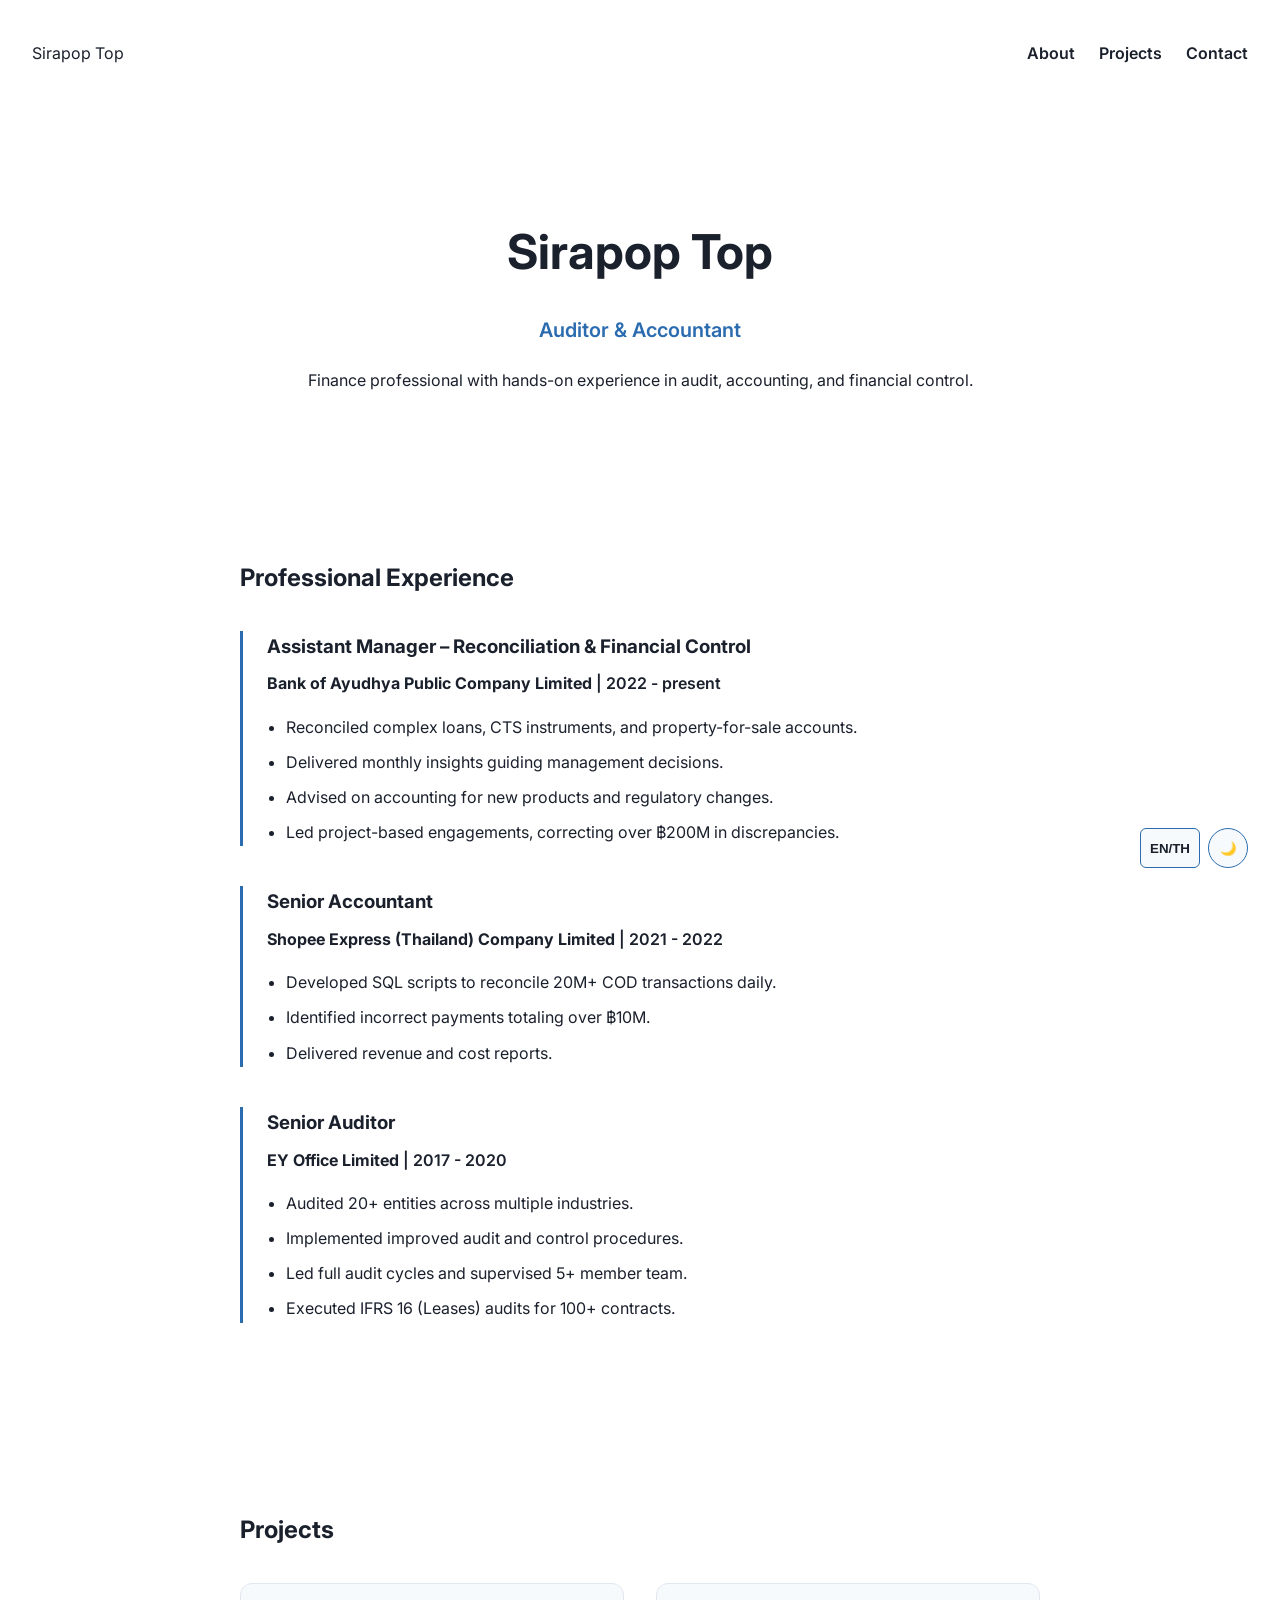
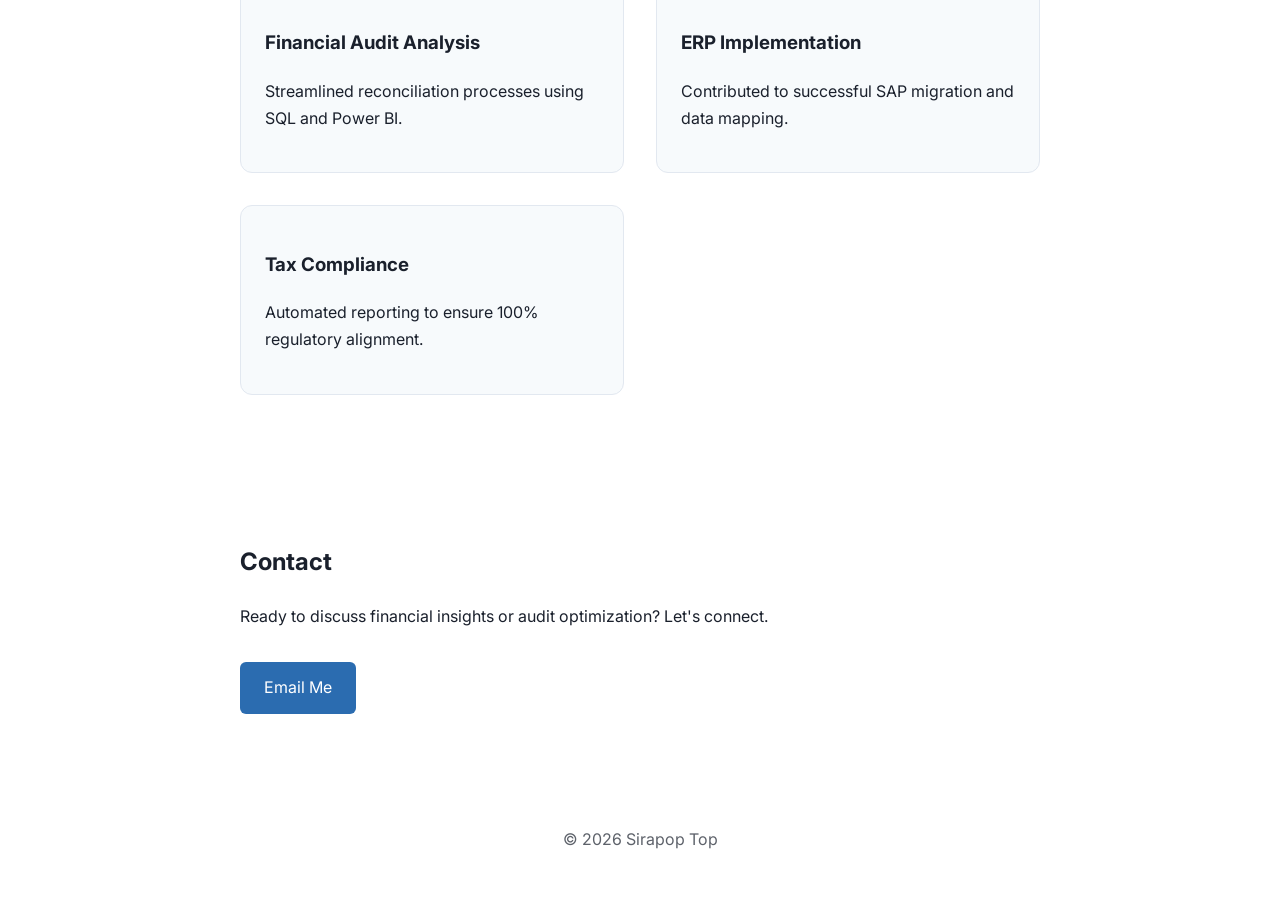
<file: docs/index.html>
<!DOCTYPE html>
<html lang="en">
<head>
    <meta charset="UTF-8">
    <meta name="viewport" content="width=device-width, initial-scale=1.0">
    <title>Sirapop Top | Auditor & Accountant</title>
    <link rel="preconnect" href="https://fonts.googleapis.com">
    <link rel="preconnect" href="https://fonts.gstatic.com" crossorigin>
    <link href="https://fonts.googleapis.com/css2?family=Inter:wght@300;400;600;700&display=swap" rel="stylesheet">
    <link rel="stylesheet" href="style.css">
</head>
<body>
    <button class="theme-toggle" id="theme-toggle" aria-label="Toggle theme">🌙</button>
    <button class="lang-toggle" id="lang-toggle">EN/TH</button>
    
    <nav>
        <div class="logo">Sirapop Top</div>
        <ul>
            <li><a href="#about" data-lang-en="About" data-lang-th="เกี่ยวกับ">About</a></li>
            <li><a href="#projects" data-lang-en="Projects" data-lang-th="โปรเจกต์">Projects</a></li>
            <li><a href="#contact" data-lang-en="Contact" data-lang-th="ติดต่อ">Contact</a></li>
        </ul>
    </nav>

    <main>
        <section class="hero">
            <h1 data-lang-en="Sirapop Top" data-lang-th="สิรภพ ท็อป">Sirapop Top</h1>
            <p class="subtitle" data-lang-en="Auditor & Accountant" data-lang-th="ผู้สอบบัญชีและนักบัญชี">Auditor & Accountant</p>
            <p data-lang-en="Finance professional with hands-on experience in audit, accounting, and financial control." data-lang-th="ผู้เชี่ยวชาญด้านการเงินที่มีประสบการณ์ในการสอบบัญชี การบัญชี และการควบคุมทางการเงิน">Finance professional with hands-on experience in audit, accounting, and financial control.</p>
        </section>

        <section id="about">
            <h2 data-lang-en="Professional Experience" data-lang-th="ประสบการณ์ทำงาน">Professional Experience</h2>
            <div class="timeline">
                <div class="experience-item">
                    <h3 data-lang-en="Assistant Manager – Reconciliation & Financial Control" data-lang-th="ผู้ช่วยผู้จัดการ – การกระทบยอดและการควบคุมทางการเงิน">Assistant Manager – Reconciliation & Financial Control</h3>
                    <p><strong>Bank of Ayudhya Public Company Limited</strong> | 2022 - present</p>
                    <ul>
                        <li data-lang-en="Reconciled complex loans, CTS instruments, and property-for-sale accounts." data-lang-th="กระทบยอดสินเชื่อที่ซับซ้อน ตราสาร CTS และบัญชีทรัพย์สินรอการขาย">Reconciled complex loans, CTS instruments, and property-for-sale accounts.</li>
                        <li data-lang-en="Delivered monthly insights guiding management decisions." data-lang-th="นำเสนอข้อมูลเชิงลึกรายเดือนเพื่อช่วยในการตัดสินใจของผู้บริหาร">Delivered monthly insights guiding management decisions.</li>
                        <li data-lang-en="Advised on accounting for new products and regulatory changes." data-lang-th="ให้คำปรึกษาด้านการบัญชีสำหรับผลิตภัณฑ์ใหม่และการเปลี่ยนแปลงกฎระเบียบ">Advised on accounting for new products and regulatory changes.</li>
                        <li data-lang-en="Led project-based engagements, correcting over ฿200M in discrepancies." data-lang-th="นำโครงการแก้ไขข้อผิดพลาดทางการเงินมูลค่ากว่า 200 ล้านบาท">Led project-based engagements, correcting over ฿200M in discrepancies.</li>
                    </ul>
                </div>
                <div class="experience-item">
                    <h3 data-lang-en="Senior Accountant" data-lang-th="นักบัญชีอาวุโส">Senior Accountant</h3>
                    <p><strong>Shopee Express (Thailand) Company Limited</strong> | 2021 - 2022</p>
                    <ul>
                        <li data-lang-en="Developed SQL scripts to reconcile 20M+ COD transactions daily." data-lang-th="พัฒนาสคริปต์ SQL เพื่อกระทบยอดธุรกรรม COD กว่า 20 ล้านรายการต่อวัน">Developed SQL scripts to reconcile 20M+ COD transactions daily.</li>
                        <li data-lang-en="Identified incorrect payments totaling over ฿10M." data-lang-th="ระบุการจ่ายเงินที่ไม่ถูกต้องรวมมูลค่ากว่า 10 ล้านบาท">Identified incorrect payments totaling over ฿10M.</li>
                        <li data-lang-en="Delivered revenue and cost reports." data-lang-th="จัดทำรายงานรายได้และต้นทุน">Delivered revenue and cost reports.</li>
                    </ul>
                </div>
                <div class="experience-item">
                    <h3 data-lang-en="Senior Auditor" data-lang-th="ผู้สอบบัญชีอาวุโส">Senior Auditor</h3>
                    <p><strong>EY Office Limited</strong> | 2017 - 2020</p>
                    <ul>
                        <li data-lang-en="Audited 20+ entities across multiple industries." data-lang-th="ตรวจสอบบัญชีบริษัทกว่า 20 แห่งในหลากหลายอุตสาหกรรม">Audited 20+ entities across multiple industries.</li>
                        <li data-lang-en="Implemented improved audit and control procedures." data-lang-th="ปรับปรุงขั้นตอนการตรวจสอบบัญชีและการควบคุมภายใน">Implemented improved audit and control procedures.</li>
                        <li data-lang-en="Led full audit cycles and supervised 5+ member team." data-lang-th="ดูแลวงจรการตรวจสอบบัญชีและบริหารทีมงานกว่า 5 คน">Led full audit cycles and supervised 5+ member team.</li>
                        <li data-lang-en="Executed IFRS 16 (Leases) audits for 100+ contracts." data-lang-th="ตรวจสอบสัญญาเช่าตามมาตรฐาน IFRS 16 สำหรับสัญญากว่า 100 ฉบับ">Executed IFRS 16 (Leases) audits for 100+ contracts.</li>
                    </ul>
                </div>
            </div>
        </section>

        <section id="projects">
            <h2 data-lang-en="Projects" data-lang-th="โปรเจกต์">Projects</h2>
            <div class="project-grid">
                <div class="project-card">
                    <h3 data-lang-en="Financial Audit Analysis" data-lang-th="การวิเคราะห์ตรวจสอบบัญชี">Financial Audit Analysis</h3>
                    <p data-lang-en="Streamlined reconciliation processes using SQL and Power BI." data-lang-th="เพิ่มประสิทธิภาพกระบวนการกระทบยอดด้วย SQL และ Power BI">Streamlined reconciliation processes using SQL and Power BI.</p>
                </div>
                <div class="project-card">
                    <h3 data-lang-en="ERP Implementation" data-lang-th="การติดตั้งระบบ ERP">ERP Implementation</h3>
                    <p data-lang-en="Contributed to successful SAP migration and data mapping." data-lang-th="มีส่วนร่วมในการย้ายฐานข้อมูลและติดตั้ง SAP">Contributed to successful SAP migration and data mapping.</p>
                </div>
                <div class="project-card">
                    <h3 data-lang-en="Tax Compliance" data-lang-th="การปฏิบัติตามกฎหมายภาษี">Tax Compliance</h3>
                    <p data-lang-en="Automated reporting to ensure 100% regulatory alignment." data-lang-th="รายงานอัตโนมัติเพื่อให้มั่นใจว่าสอดคล้องกับกฎระเบียบ 100%">Automated reporting to ensure 100% regulatory alignment.</p>
                </div>
            </div>
        </section>

        <section id="contact">
            <h2 data-lang-en="Contact" data-lang-th="ติดต่อ">Contact</h2>
            <p data-lang-en="Ready to discuss financial insights or audit optimization? Let's connect." data-lang-th="พร้อมที่จะพูดคุยเกี่ยวกับข้อมูลเชิงลึกทางการเงินหรือการเพิ่มประสิทธิภาพการตรวจสอบบัญชีแล้วหรือยัง? ติดต่อได้เลย">Ready to discuss financial insights or audit optimization? Let's connect.</p>
            <a href="mailto:sirapop_top@hotmail.com" class="btn" data-lang-en="Email Me" data-lang-th="ส่งอีเมลถึงฉัน">Email Me</a>
        </section>
    </main>

    <footer>
        <p>&copy; 2026 Sirapop Top</p>
    </footer>

    <script>
        const toggle = document.getElementById('theme-toggle');
        toggle.addEventListener('click', () => {
            const isDark = document.documentElement.getAttribute('data-theme') === 'dark';
            document.documentElement.setAttribute('data-theme', isDark ? 'light' : 'dark');
            toggle.textContent = isDark ? '🌙' : '☀️';
        });

        const langToggle = document.getElementById('lang-toggle');
        let currentLang = 'en';
        langToggle.addEventListener('click', () => {
            currentLang = currentLang === 'en' ? 'th' : 'en';
            document.querySelectorAll('[data-lang-en]').forEach(el => {
                el.textContent = el.getAttribute(`data-lang-${currentLang}`);
            });
        });
    </script>

</body>
</html>
</file>
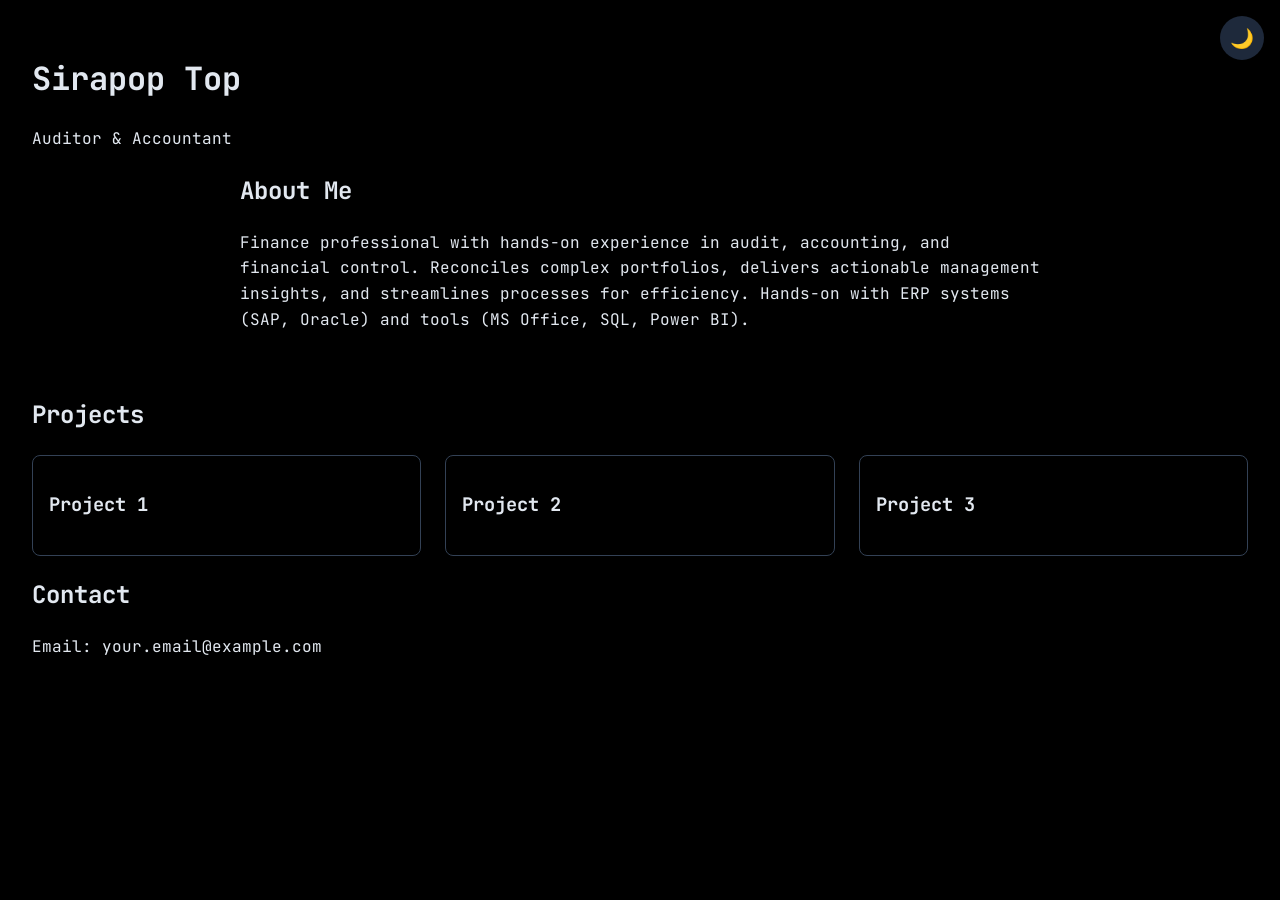
<file: sirapop-top-portfolio/index.html>
<!DOCTYPE html>
<html lang="en">
<head>
    <meta charset="UTF-8">
    <meta name="viewport" content="width=device-width, initial-scale=1.0">
    <title>Sirapop Top | Auditor & Accountant</title>
    <link rel="preconnect" href="https://fonts.googleapis.com">
    <link rel="preconnect" href="https://fonts.gstatic.com" crossorigin>
    <link href="https://fonts.googleapis.com/css2?family=JetBrains+Mono:ital,wght@0,100..800;1,100..800&display=swap" rel="stylesheet">
    <link rel="stylesheet" href="style.css">
</head>
<body>
    <button class="theme-toggle" id="theme-toggle">🌙</button>
    <header>
        <h1>Sirapop Top</h1>
        <p>Auditor & Accountant</p>
    </header>

    <section id="about">
        <h2>About Me</h2>
        <p>Finance professional with hands-on experience in audit, accounting, and financial control. Reconciles complex portfolios, delivers actionable management insights, and streamlines processes for efficiency. Hands-on with ERP systems (SAP, Oracle) and tools (MS Office, SQL, Power BI).</p>
    </section>

    <section id="projects">
        <h2>Projects</h2>
        <div class="project-grid">
            <div class="project-card"><h3>Project 1</h3></div>
            <div class="project-card"><h3>Project 2</h3></div>
            <div class="project-card"><h3>Project 3</h3></div>
        </div>
    </section>

    <section id="contact">
        <h2>Contact</h2>
        <p>Email: your.email@example.com</p>
    </section>

    <script>
        const toggle = document.getElementById('theme-toggle');
        toggle.addEventListener('click', () => {
            const currentTheme = document.documentElement.getAttribute('data-theme');
            if (currentTheme === 'light') {
                document.documentElement.setAttribute('data-theme', 'dark');
                toggle.textContent = '🌙';
            } else {
                document.documentElement.setAttribute('data-theme', 'light');
                toggle.textContent = '☀️';
            }
        });
    </script>
</body>
</html>
</file>
<file: docs/style.css>
:root {
    --bg-color: #ffffff;
    --text-color: #1a202c;
    --accent-color: #2b6cb0;
    --secondary-bg: #f7fafc;
    --font-stack: "Inter", sans-serif;
}

[data-theme='dark'] {
    --bg-color: #1a202c;
    --text-color: #e2e8f0;
    --accent-color: #63b3ed;
    --secondary-bg: #2d3748;
}

body {
    background-color: var(--bg-color);
    color: var(--text-color);
    font-family: var(--font-stack);
    margin: 0;
    padding: 0;
    line-height: 1.7;
    transition: background-color 0.3s, color 0.3s;
}

nav {
    display: flex;
    justify-content: space-between;
    padding: 1.5rem 2rem;
    align-items: center;
}

nav ul {
    display: flex;
    list-style: none;
    gap: 1.5rem;
}

nav a {
    text-decoration: none;
    color: var(--text-color);
    font-weight: 600;
}

.hero {
    padding: 4rem 2rem;
    text-align: center;
}

.hero h1 { font-size: 3rem; margin-bottom: 0.5rem; }
.hero .subtitle { color: var(--accent-color); font-weight: 600; font-size: 1.25rem; }

section { padding: 4rem 2rem; max-width: 800px; margin: 0 auto; }

.project-grid {
    display: grid;
    grid-template-columns: repeat(auto-fit, minmax(280px, 1fr));
    gap: 2rem;
    margin-top: 2rem;
}

.project-card {
    background: var(--secondary-bg);
    padding: 1.5rem;
    border-radius: 12px;
    border: 1px solid #e2e8f0;
}

[data-theme='dark'] .project-card { border-color: #4a5568; }

.btn {
    display: inline-block;
    background: var(--accent-color);
    color: white;
    padding: 0.75rem 1.5rem;
    border-radius: 6px;
    text-decoration: none;
    margin-top: 1rem;
}

.theme-toggle {
    position: fixed;
    bottom: 2rem;
    right: 2rem;
    cursor: pointer;
    background: var(--secondary-bg);
    border: 1px solid var(--accent-color);
    padding: 0.5rem;
    border-radius: 50%;
    width: 40px;
    height: 40px;
    z-index: 1000;
}

.lang-toggle {
    position: fixed;
    bottom: 2rem;
    right: 5rem;
    cursor: pointer;
    background: var(--secondary-bg);
    border: 1px solid var(--accent-color);
    padding: 0.5rem;
    border-radius: 6px;
    width: 60px;
    height: 40px;
    color: var(--text-color);
    font-weight: 600;
    z-index: 1000;
}

.timeline {
    margin-top: 2rem;
}

.experience-item {
    margin-bottom: 2.5rem;
    padding-left: 1.5rem;
    border-left: 3px solid var(--accent-color);
}

.experience-item h3 {
    margin: 0 0 0.5rem 0;
}

.experience-item p {
    margin: 0 0 1rem 0;
    font-weight: 600;
}

.experience-item ul {
    padding-left: 1.2rem;
}

.experience-item li {
    margin-bottom: 0.5rem;
}

footer { text-align: center; padding: 2rem; opacity: 0.7; }
</file>
<file: sirapop-top-portfolio/style.css>
:root {
    --bg-color: #000000;
    --text-color: #e2e8f0;
    --accent-color: #38bdf8;
    --font-stack: "JetBrains Mono", monospace;
}

[data-theme='light'] {
    --bg-color: #f8fafc;
    --text-color: #1e293b;
    --accent-color: #f59e0b;
}

body {
    background-color: var(--bg-color);
    color: var(--text-color);
    font-family: var(--font-stack);
    margin: 0;
    padding: 2rem;
    line-height: 1.6;
    transition: background-color 0.3s, color 0.3s;
}

.theme-toggle {
    position: fixed;
    top: 1rem;
    right: 1rem;
    cursor: pointer;
    background: #1e293b;
    border: none;
    padding: 0.6rem;
    border-radius: 50%;
    width: 44px;
    height: 44px;
    display: flex;
    align-items: center;
    justify-content: center;
    font-size: 1.2rem;
    box-shadow: 0 4px 6px -1px rgba(0, 0, 0, 0.3), 0 2px 4px -1px rgba(0, 0, 0, 0.2);
    transition: transform 0.2s, background 0.3s;
}

.theme-toggle:hover {
    transform: scale(1.1);
}

[data-theme='light'] .theme-toggle {
    background: #e2e8f0;
    box-shadow: 0 4px 6px -1px rgba(0, 0, 0, 0.1), 0 2px 4px -1px rgba(0, 0, 0, 0.05);
}

#about {
    margin-bottom: 4rem;
    max-width: 800px;
    margin-left: auto;
    margin-right: auto;
}

.project-grid {
    display: grid;
    grid-template-columns: repeat(auto-fit, minmax(250px, 1fr));
    gap: 1.5rem;
}

.project-card {
    border: 1px solid #334155;
    padding: 1rem;
    border-radius: 8px;
}
</file>
